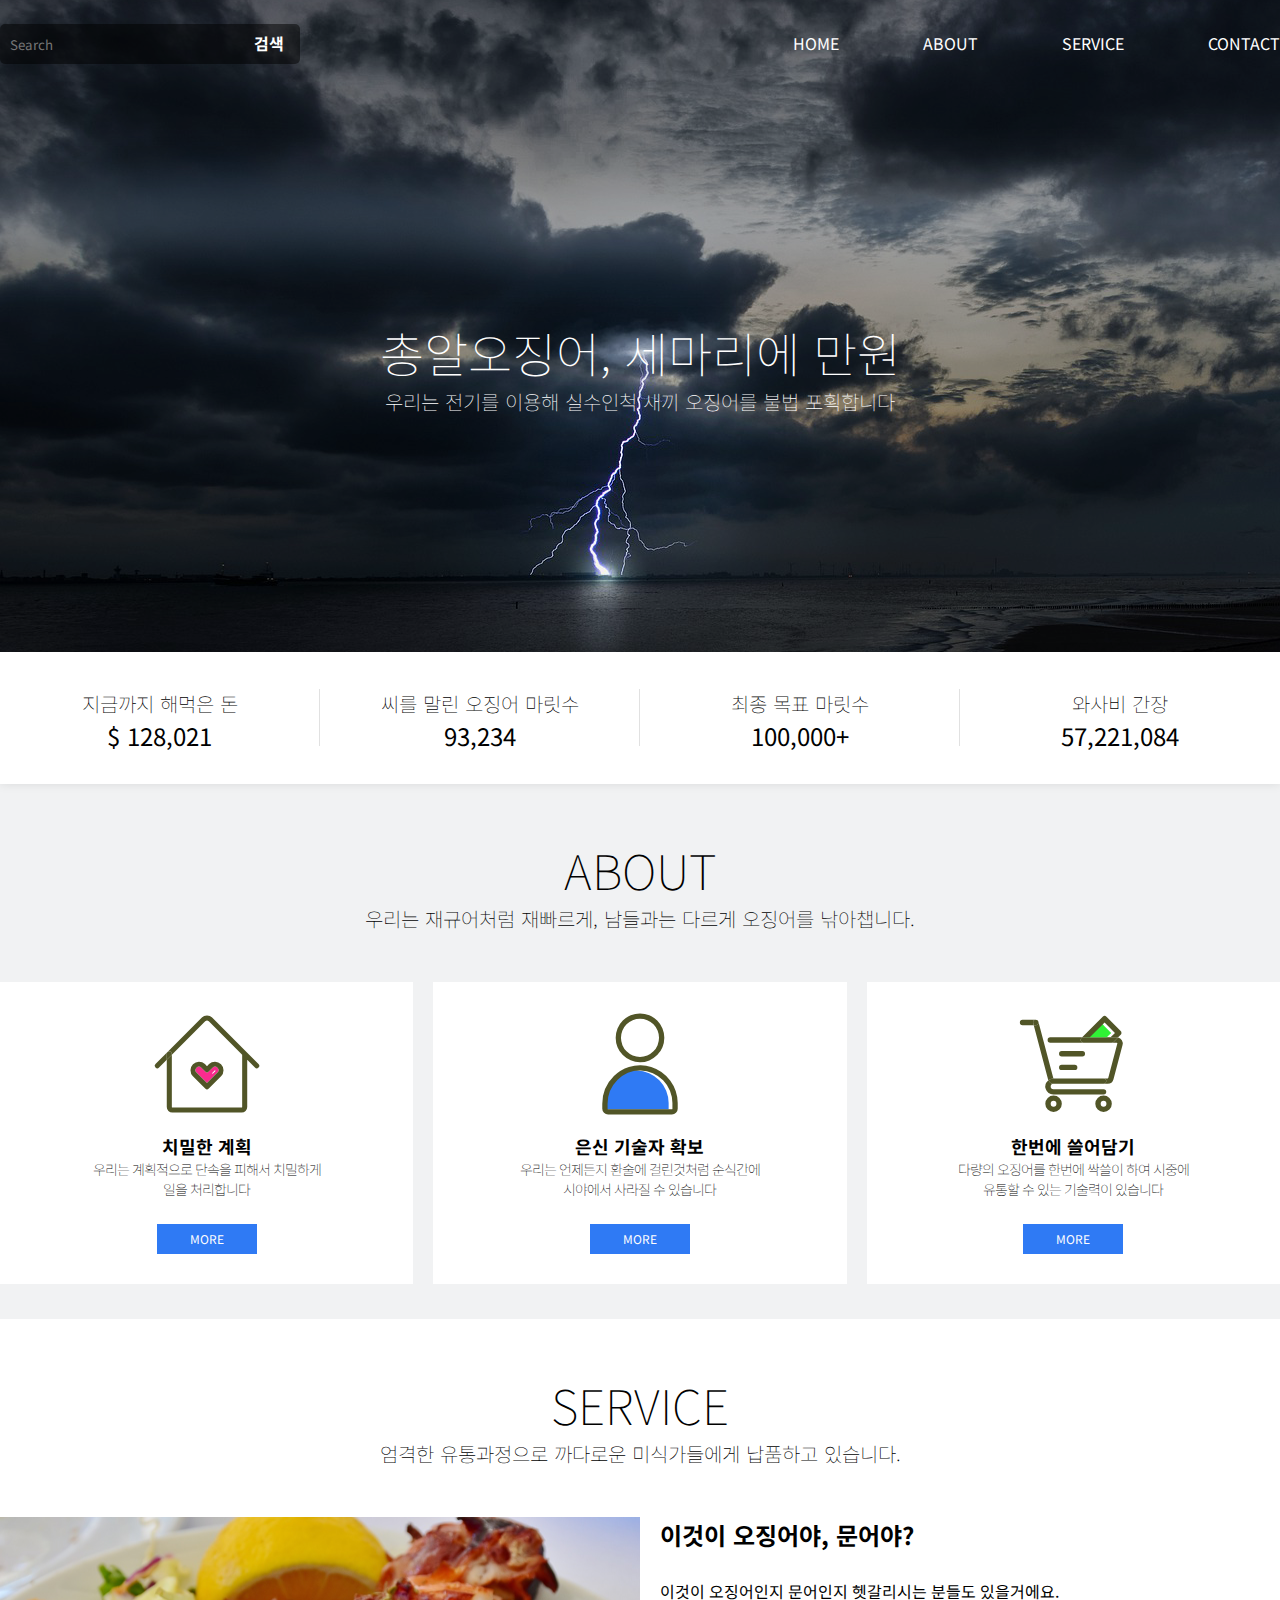
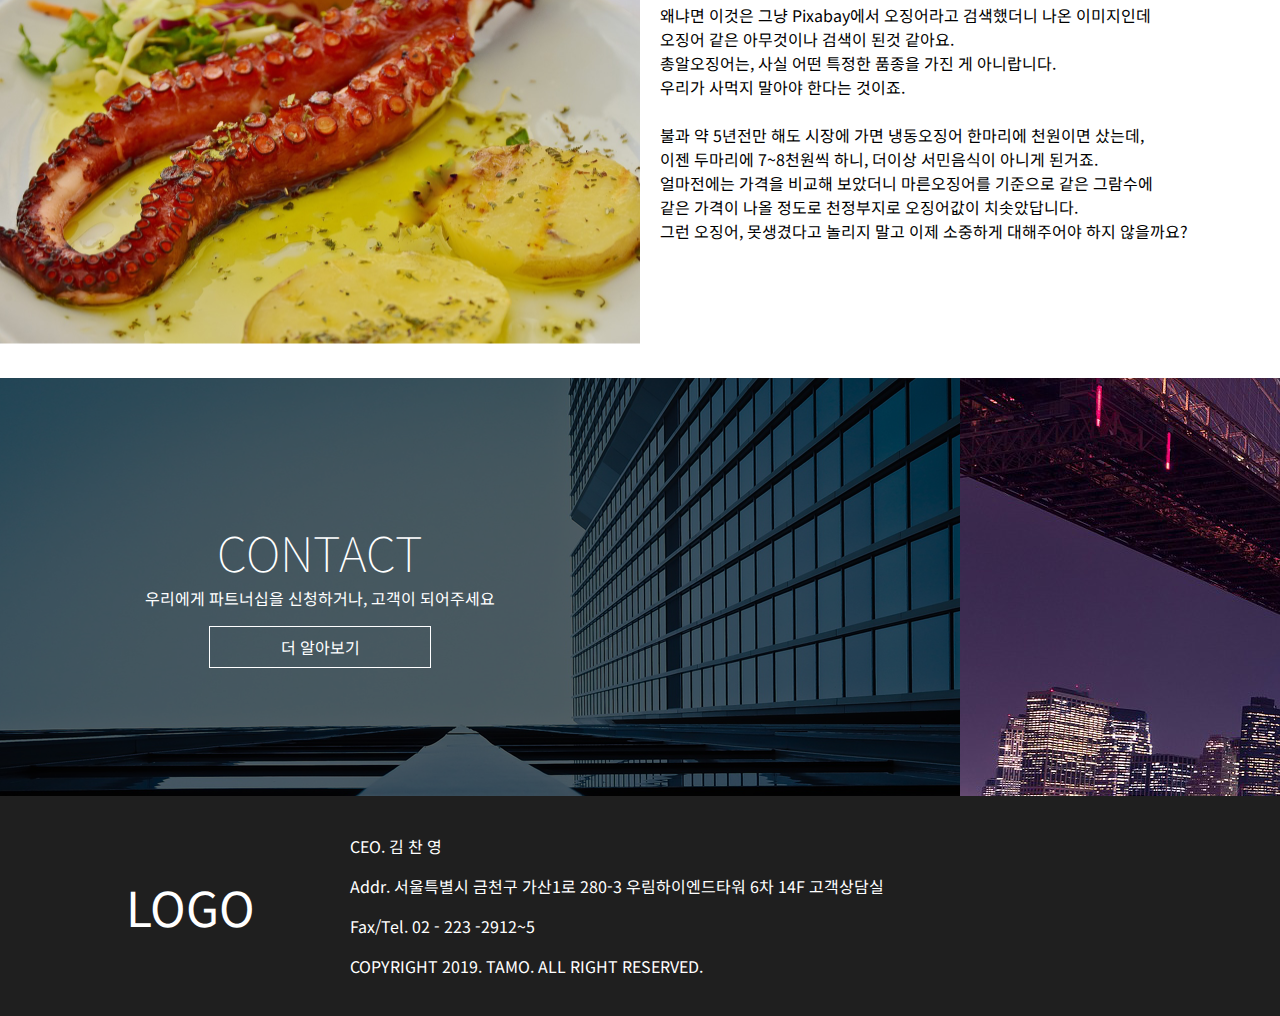
<file: html-squid-homepage/home.html>
<!DOCTYPE html>
<html lang="ko">
<head>
  <meta charset="UTF-8">
  <meta name="viewport" content="width=device-width, initial-scale=1.0">
  <link href="https://fonts.googleapis.com/css2?family=Noto+Sans+KR&display=swap" rel="stylesheet">
  <link rel="stylesheet" type="text/css" href="style.css">
  <title>Document</title>
</head>
<body>
  <div class="wrap">
    <div class="intro_bg">
      <div class="header" id="link_header">
        <div class="search_area">
          <form>
            <input type="search" placeholder="Search">
            <span>검색</span>
          </form>
        </div>
        <ul class="nav">
          <li><a href="#link_header">HOME</a></li>
          <li><a href="#link_main_text0">ABOUT</a></li>
          <li><a href="#link_main_text1">SERVICE</a></li>
          <li><a href="#link_main_text2">CONTACT</a></li>
        </ul>
      </div>
      <div class="intro_text">
        <h1>총알오징어, 세마리에 만원</h1>
        <h4 class="contents1">우리는 전기를 이용해 실수인척 새끼 오징어를 불법 포획합니다</h4>
      </div>
    </div>
    <!-- intro end -->

    <ul class="amount">
      <li>
        <div>
          <div class="contents1">지금까지 해먹은 돈</div>
          <div class="result">$ 128,021</div>
        </div>
      </li>
      <li>
        <div>
          <div class="contents1">씨를 말린 오징어 마릿수</div>
          <div class="result">93,234</div>
        </div>
      </li>
      <li>
        <div>
          <div class="contents1">최종 목표 마릿수</div>
          <div class="result">100,000+</div>
        </div>
      </li>
      <li>
        <div>
          <div class="contents1">와사비 간장</div>
          <div class="result">57,221,084</div>
        </div>
      </li>
    </ul>
    <!-- amount end -->

    <div class="main_text0" id="link_main_text0">
      <h1>ABOUT</h1>
      <div class="contents1">우리는 재규어처럼 재빠르게, 남들과는 다르게 오징어를 낚아챕니다.</div>
      <ul class="icons">
        <li>
          <div class="icon_img">
            <img src="image/icon2.svg">
          </div>
          <div class="contents1_bold">치밀한 계획</div>
          <div class="contents3">우리는 계획적으로 단속을 피해서 치밀하게 일을 처리합니다</div>
          <div class="more">
            MORE
          </div>
        </li>
        <li>
          <div class="icon_img">
            <img src="image/icon0.svg">
          </div>
          <div class="contents1_bold">은신 기술자 확보</div>
          <div class="contents3">우리는 언제든지 환술에 걸린것처럼 순식간에 시야에서 사라질 수 있습니다</div>
          <div class="more">
            MORE
          </div>
        </li>
        <li>
          <div class="icon_img">
            <img src="image/icon1.svg">
          </div>
          <div class="contents1_bold">한번에 쓸어담기</div>
          <div class="contents3">다량의 오징어를 한번에 싹쓸이 하여  시중에 유통할 수 있는 기술력이 있습니다</div>
          <div class="more">
            MORE
          </div>
        </li>
      </ul>
    </div>
    <div class="main_text1" id="link_main_text1">
      <h1>SERVICE</h1>
      <div class="contents1">엄격한 유통과정으로 까다로운 미식가들에게 납품하고 있습니다.</div>
      <div class="service">
        <div class="food_photo">
          <img src="image/food.png" alt="" />
        </div>
        <div class="contents2">
          <h2>이것이 오징어야, 문어야?</h2>

          이것이 오징어인지 문어인지 헷갈리시는 분들도 있을거에요. 
          <br>왜냐면 이것은 그냥 Pixabay에서 오징어라고 검색했더니 나온 이미지인데
          <br>오징어 같은 아무것이나 검색이 된것 같아요. 
          <br>총알오징어는, 사실 어떤 특정한 품종을 가진 게 아니랍니다. 
          <br>우리가 사먹지 말아야 한다는 것이죠. 
          <br>
          <br>불과 약 5년전만 해도 시장에 가면 냉동오징어 한마리에 천원이면 샀는데, 
          <br>이젠 두마리에 7~8천원씩 하니, 더이상 서민음식이 아니게 된거죠. 
          <br>얼마전에는 가격을 비교해 보았더니 마른오징어를 기준으로 같은 그람수에
          <br> 같은 가격이 나올 정도로 천정부지로 오징어값이 치솟았답니다. 
          <br>그런 오징어, 못생겼다고 놀리지 말고 이제 소중하게 대해주어야 하지 않을까요?
        </div>
      </div>
    </div>
    <div class="main_text2" id="link_main_text2">
      <ul>
        <li>
          <div><h1>CONTACT</h1></div>
          <div>우리에게 파트너십을 신청하거나, 고객이 되어주세요</div>
          <div class="more2">
            더 알아보기
          </div>
        </li>
        <li></li>
      </ul>
    </div>
    <footer>
      <div>
        <div>LOGO</div>
        <div>CEO. 김 찬 영 
          <br>Addr. 서울특별시 금천구 가산1로 280-3 우림하이엔드타워 6차 14F 고객상담실 
          <br>Fax/Tel. 02 - 223 -2912~5 
          <br>COPYRIGHT 2019. TAMO. ALL RIGHT RESERVED.</div>
      </div>
    </footer>
  </div>
</body>
</html>
</file>
<file: html-squid-homepage/style.css>
* {
  font-family: 'Noto Sans KR', sans-serif;
  list-style: none;
  text-decoration: none;
  border-collapse: collapse;
  margin: 0;
  padding: 0;
  color: #000;
}

h1 {
  font-size: 48px;
  font-weight: 100;
}

.contents1 {
  font-size: 20px;
  font-weight: lighter;
}

.contents3 {
  font-size: 14px;
  font-weight: 100;
}

.contents1_bold {
  font-size: 18px;
  font-weight: bold;
}
/* --- */

.result {
  font-size: 24px;
}

.intro_bg {
  background-image: url("image/intro.png");
  width: cover;
  height: 718px;
}

.header {
  display: flex;
  width: 1280px;
  margin: auto;
  height: 86px;
}

.search_area {
  width: 300px;
  height: 40px;
  background: rgba(0,0,0,0.5);
  border-radius: 5px;
  margin-top: 24px;
}

.search_area > form > input {
  border: none;
  width: 250px;
  height: 40px;
  background: rgba(0,0,0,0.0);
  color: #fff;
  padding-left: 10px;
}

.search_area > form > span {
  width: 50px;
  color: #fff;
  font-weight: bold;
  cursor: pointer;
}

.nav {
  display: flex;
  justify-content: flex-end;
  line-height: 86px;
  width: calc(1280px - 300px);
}

.nav > li {
  margin-left: 84px;
}

.nav > li > a {
  color: #fff;
}

.amount {
  position: relative;
  top: -66px;
  display: flex;
  width: 1280px;
  background: #fff;
  box-shadow: 0px 0px 10px rgba(0,0,0,0.1);
  margin: auto;
}

.amount > li {
  flex: 1;
  height: 132px;
}

.amount > li > div {
  text-align: center;
  margin-top: 37px;
  height: 57px;
}

.amount > li:not(:last-child) > div {
  border-right: 1px solid #e1e1e1;
}

.intro_text {
  width: 100%;
  margin: 231px auto;
  text-align: center;
}

.intro_text > h1,
.intro_text > h4 {
  color: #fff;
}

/* main_text0 */
.main_text0 {
  width: 100%;
  height: 601px;
  margin-top: -132px;
  background: #f1f2f3;
}

.main_text0 > h1 {
  padding-top: 116px;
  text-align: center;
}

.main_text0 > .contents1 {
  text-align: center;
}

.icons {
  display: flex;
  width: 1280px;
  height: 302px;
  margin: auto;
}

.icons > li {
  flex: 1;
  background: #fff;
  margin-top: 49px;
  height: 302px;
  text-align: center;
}

.icons > li > .icon_img {
  margin-top: 18px;
}

.icons > li:not(:last-child) {
  margin-right: 20px;
}

.icons > li > .contents3 {
  width: 240px;
  margin: auto;
  letter-spacing: -1px;
}

.more {
  width: 100px;
  height: 30px;
  background: #2F7AF4;
  color: #fff;
  font-size: 12px;
  line-height: 30px;;
  margin: 25px auto;
}

/* main_text1 */
.main_text1 {
  width: 100%;
  height: 659px;
}

.main_text1 > h1 {
  padding-top: 50px;
  text-align: center;
}

.main_text1 > .contents1 {
  text-align: center;
}

.service {
  width: 1280px;
  display: flex;
  margin: 49px auto;
  height: 427px;
}

.service > .contents2 {
  padding-left: 20px;
}

.service > .contents2 > h2 {
  margin-bottom: 27px;
}

/* main_text2 */
.main_text2 {
  width: 100%;
  height: 418px;
  background-image: urL('image/contact.png');
}

.main_text2 > ul {
  display: flex;
  padding-top: 138px;
}

.main_text2 > ul > li {
  flex: 1;
  text-align: center;
}

.main_text2 > ul > li > div > h1,
.main_text2 > ul > li > div {
  color: #fff;
}

.more2 {
  width: 220px;
  height: 40px;
  border: 1px solid #fff;
  line-height: 40px;
  margin: 16px auto;
  cursor: pointer;
}

footer {
  background: #1f1f1f;
  padding: 30px;
}

footer > div {
  display: flex;
  width: 1280px;
  margin: auto;
  align-items: center;
}

footer > div > div:first-child {
  text-align: center;
  flex: 3;
  color: #fff;
  font-size: 48px;
}

footer > div > div:last-child {
  flex: 9;
  color: #fff;
  line-height: 40px;
}
</file>
